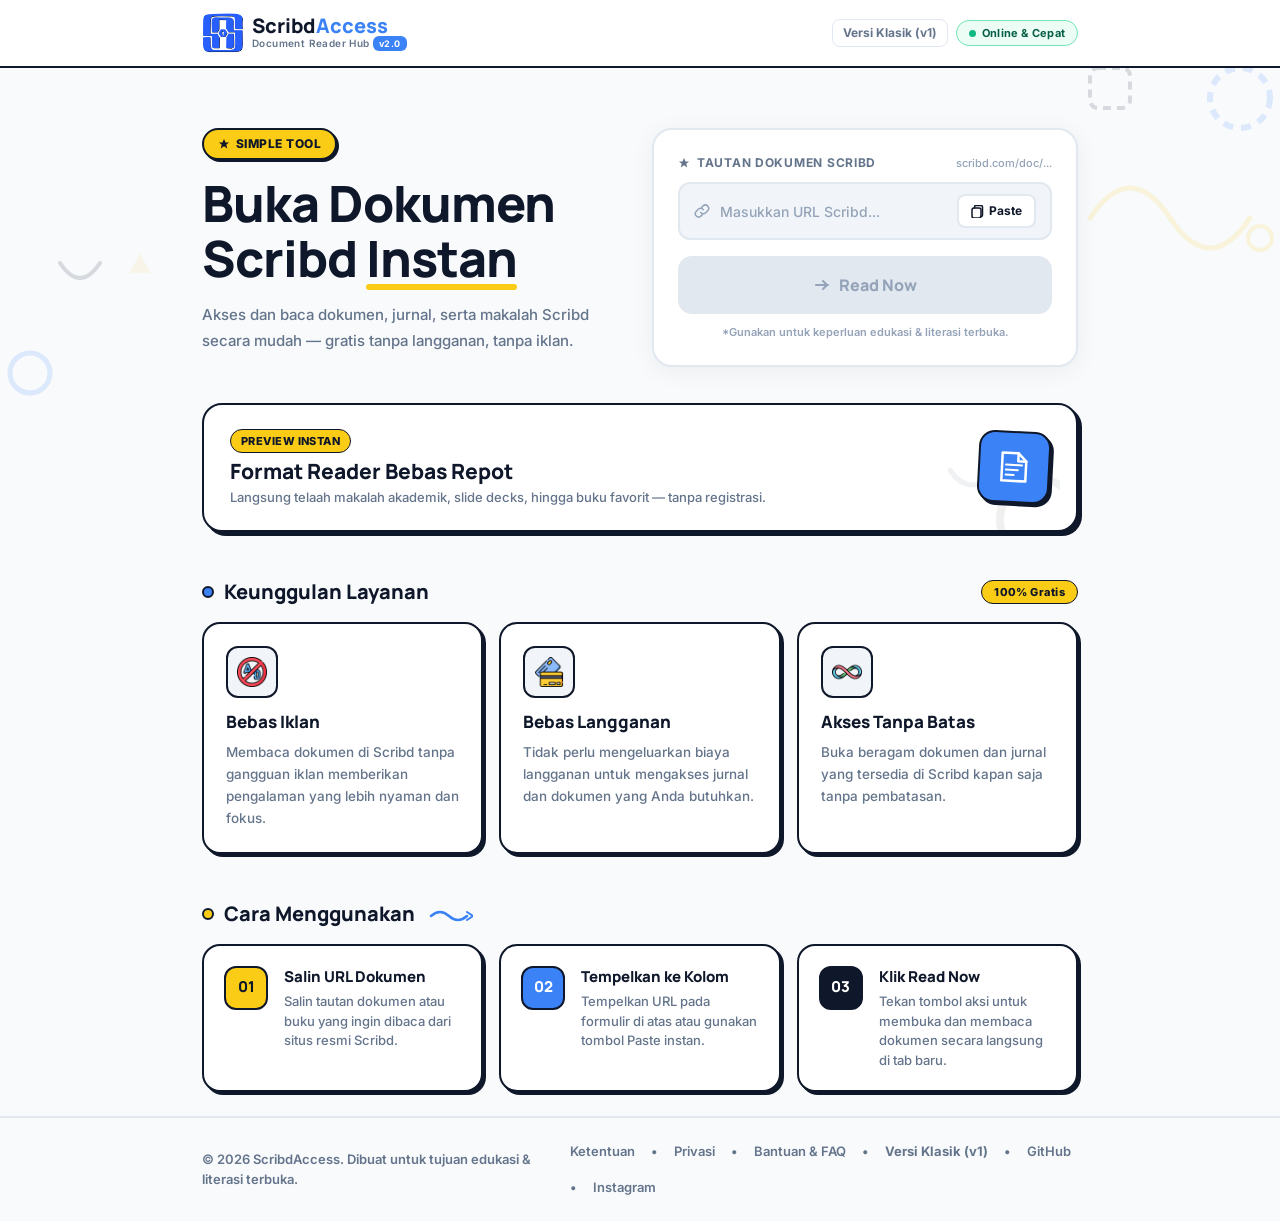
<file: index.html>
<!DOCTYPE html>
<html lang="id">
<head>
  <meta charset="UTF-8">
  <meta name="viewport" content="width=device-width, initial-scale=1.0">
  <meta http-equiv="refresh" content="0; url=v2/">
  <link rel="icon" type="image/png" href="assets/logo2.png">
  <link rel="apple-touch-icon" href="assets/logo2.png">
  <link rel="shortcut icon" href="assets/logo2.png" type="image/png">
  <title>ScribdAccess</title>
  <script>
    window.location.replace("v2/");
  </script>
</head>
<body style="background:#F8FAFC;margin:0;font-family:sans-serif;display:flex;align-items:center;justify-content:center;min-height:100vh;">
  <div style="text-align:center;color:#0F172A;">
    <p style="font-size:16px;font-weight:600;">Mengalihkan ke ScribdAccess...</p>
    <p><a href="v2/" style="color:#3B82F6;font-weight:700;text-decoration:none;">Buka ScribdAccess Versi 2.0 &rarr;</a></p>
    <p><a href="v1/" style="color:#64748B;font-size:14px;text-decoration:none;">Atau buka Versi 1.0 (Klasik)</a></p>
    <p style="margin-top:16px;font-size:12px;color:#94A3B8;">
      <a href="ketentuan.html" style="color:#64748B;text-decoration:none;">Ketentuan</a> &bull;
      <a href="privasi.html" style="color:#64748B;text-decoration:none;">Privasi</a> &bull;
      <a href="bantuan.html" style="color:#64748B;text-decoration:none;">Bantuan &amp; FAQ</a>
    </p>
  </div>
</body>
</html>
</file>
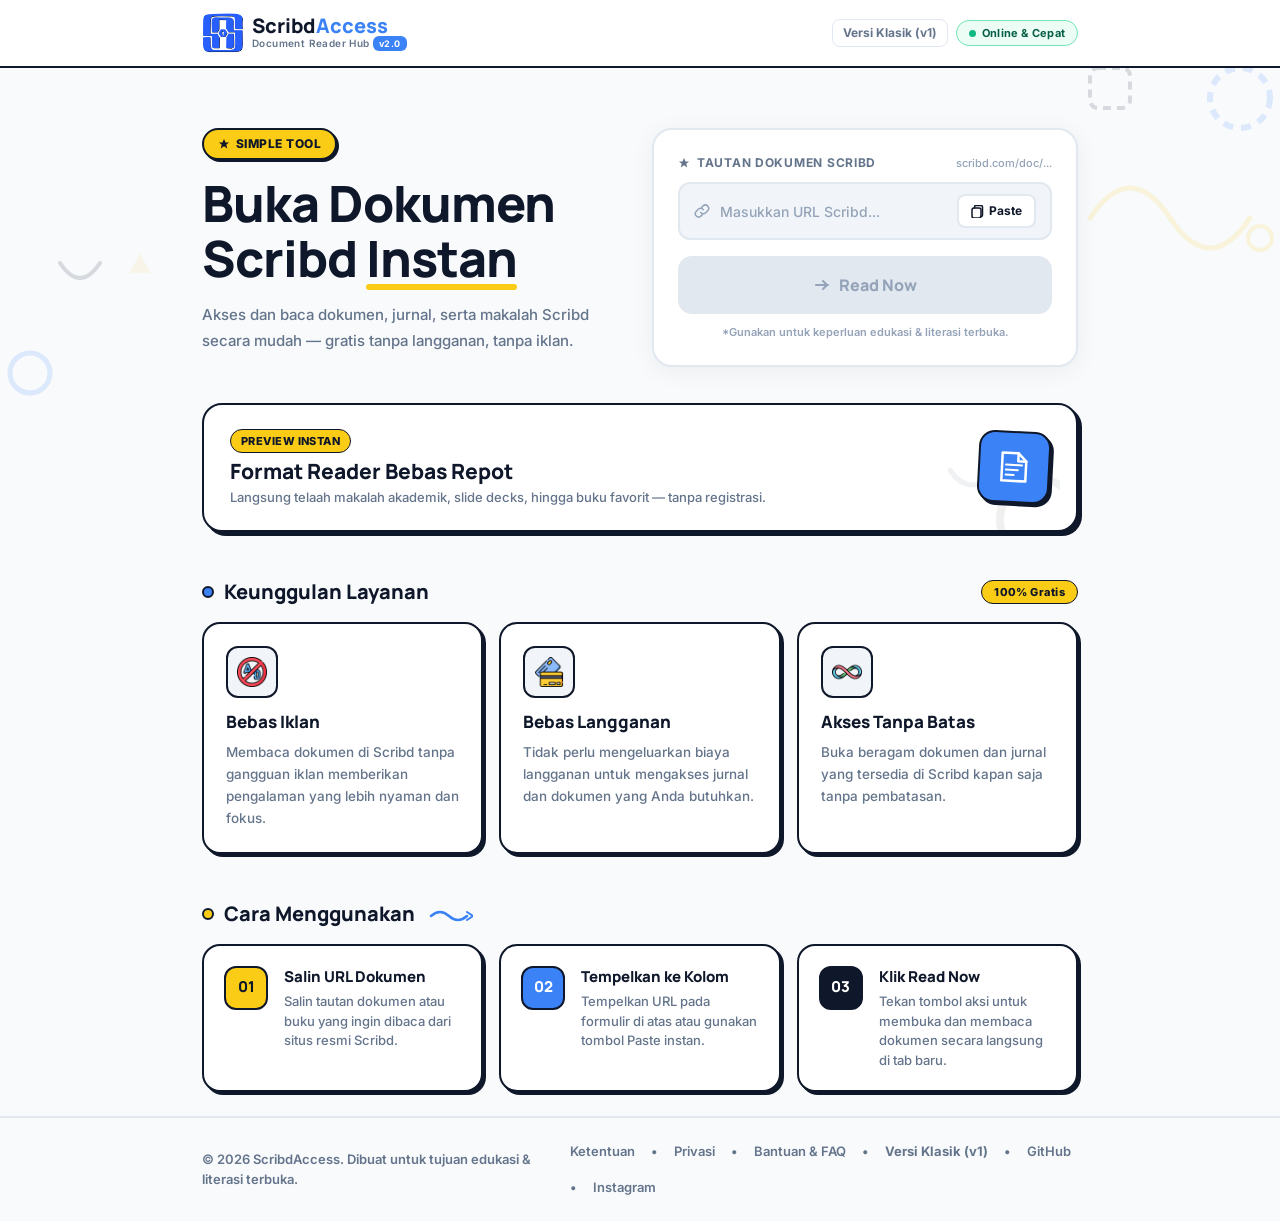
<file: v2/index.html>
<!DOCTYPE html>
<html lang="id">
<head>
  <!-- Google tag (gtag.js) -->
  <script async src="https://www.googletagmanager.com/gtag/js?id=G-PQ395XTHE0"></script>
  <script>
    window.dataLayer = window.dataLayer || [];
    function gtag(){dataLayer.push(arguments);}
    gtag('js', new Date());

    gtag('config', 'G-PQ395XTHE0');
  </script>

  <meta charset="utf-8">
  <meta name="viewport" content="width=device-width, initial-scale=1.0, maximum-scale=1.0, user-scalable=no, viewport-fit=cover">
  <title>ScribdAccess — Buka & Baca Dokumen Scribd Gratis Tanpa Batas</title>
  
  <!-- Primary Meta Tags & SEO -->
  <meta name="title" content="ScribdAccess — Buka & Baca Dokumen Scribd Gratis Tanpa Batas">
  <meta name="description" content="Akses, baca, dan telaah dokumen, jurnal ilmiah, makalah, serta slide presentasi Scribd secara instan, gratis, tanpa perlu langganan, dan bebas gangguan iklan.">
  <meta name="keywords" content="scribd downloader, baca scribd gratis, scribd unlocker, scribd viewer, download scribd gratis, buka dokumen scribd, akses jurnal scribd, scribd access, scribdacces">
  <meta name="robots" content="index, follow">
  <meta name="author" content="ScribdAccess">
  <meta name="theme-color" content="#3B82F6">

  <!-- Favicon & Icons -->
  <link rel="icon" type="image/png" href="assets/logo2.png">
  <link rel="apple-touch-icon" href="assets/logo2.png">
  <link rel="shortcut icon" href="assets/logo2.png" type="image/png">

  <!-- Open Graph / Facebook -->
  <meta property="og:type" content="website">
  <meta property="og:url" content="https://scribdacces.my.id/v2/">
  <meta property="og:title" content="ScribdAccess — Buka & Baca Dokumen Scribd Gratis Tanpa Batas">
  <meta property="og:description" content="Akses dan baca dokumen serta jurnal Scribd tanpa akun berbayar. Cepat, instan, bebas iklan, dan 100% gratis.">
  <meta property="og:image" content="https://scribdacces.my.id/logo2.png">

  <!-- Twitter Card -->
  <meta property="twitter:card" content="summary">
  <meta property="twitter:url" content="https://scribdacces.my.id/v2/">
  <meta property="twitter:title" content="ScribdAccess — Buka & Baca Dokumen Scribd Gratis Tanpa Batas">
  <meta property="twitter:description" content="Akses dan baca dokumen serta jurnal Scribd tanpa akun berbayar. Cepat, instan, bebas iklan, dan 100% gratis.">
  <meta property="twitter:image" content="https://scribdacces.my.id/logo2.png">

  <!-- Structured Data (JSON-LD) for Search Engines -->
  <script type="application/ld+json">
  {
    "@context": "https://schema.org",
    "@type": "WebApplication",
    "name": "ScribdAccess",
    "url": "https://scribdacces.my.id/v2/",
    "description": "Alat utilitas untuk membaca dan membuka pratinjau dokumen Scribd secara gratis dan bebas iklan untuk keperluan edukasi.",
    "applicationCategory": "EducationalApplication",
    "operatingSystem": "All",
    "offers": {
      "@type": "Offer",
      "price": "0",
      "priceCurrency": "IDR"
    }
  }
  </script>

  <!-- Google Fonts & Bootstrap -->
  <link rel="preconnect" href="https://fonts.googleapis.com">
  <link rel="preconnect" href="https://fonts.gstatic.com" crossorigin>
  <link href="https://fonts.googleapis.com/css2?family=Inter:wght@400;500;600;700;800&family=Manrope:wght@600;700;800&display=swap" rel="stylesheet">
  <link href="https://cdn.jsdelivr.net/npm/bootstrap@5.3.3/dist/css/bootstrap.min.css" rel="stylesheet">
  <script>
    if (window.location.pathname === '/v2') {
      window.location.replace('/v2/' + window.location.search + window.location.hash);
    }
  </script>
  <link rel="stylesheet" href="css/styles.css">
</head>
<body>

<!-- ━━━ TOAST ALERT ━━━ -->
<div class="alert" id="toast-alert" role="alert">
  <svg width="20" height="20" viewBox="0 0 20 20" fill="none" style="flex-shrink:0">
    <circle cx="10" cy="10" r="9" stroke="#EF4444" stroke-width="2"/>
    <path d="M10 6v5M10 13.5v.5" stroke="#EF4444" stroke-width="2" stroke-linecap="round"/>
  </svg>
  <p class="error-message">URL tidak valid!</p>
</div>

<!-- ━━━ NAVBAR ━━━ -->
<nav class="site-nav">
  <div class="container" style="max-width:900px">
    <div class="d-flex align-items-center justify-content-between">
      <div class="d-flex align-items-center gap-2">
        <!-- Logo from assets -->
        <img src="assets/logo2.png" alt="ScribdAccess Logo" width="42" height="42" style="border-radius:10px;object-fit:contain;" onerror="if(!this.dataset.tried){this.dataset.tried='1';this.src='../assets/logo2.png';}">
        <div>
          <div class="nav-brand-name">Scribd<span>Access</span></div>
          <div style="font-size:10px;font-weight:600;color:var(--gray);letter-spacing:.04em">Document Reader Hub <span style="background:var(--blue);color:white;font-size:9px;padding:2px 6px;border-radius:6px;font-weight:700;">v2.0</span></div>
        </div>
      </div>
      <div class="d-flex align-items-center gap-2">
        <a href="../v1/" style="font-size:12px;font-weight:700;color:var(--gray);text-decoration:none;border:1.5px solid var(--border-soft);padding:4px 10px;border-radius:8px;transition:all .15s;background:white;" onmouseover="this.style.borderColor='var(--border)';this.style.color='var(--dark)'" onmouseout="this.style.borderColor='var(--border-soft)';this.style.color='var(--gray)'">
          Versi Klasik (v1)
        </a>
        <span class="nav-status">
          <span class="dot"></span>
          Online &amp; Cepat
        </span>
      </div>
    </div>
  </div>
</nav>

<!-- ━━━ HERO ━━━ -->
<section class="hero-section">
  <!-- Doodle background decorations -->
  <svg class="hero-bg-doodle" style="top:-10px;right:0;width:200px" viewBox="0 0 200 200" fill="none">
    <circle cx="160" cy="40" r="30" stroke="#3B82F6" stroke-width="6" stroke-dasharray="10 8"/>
    <path d="M10 160 Q 50 100 90 160 T 170 160" stroke="#FACC15" stroke-width="5" stroke-linecap="round"/>
    <rect x="10" y="10" width="40" height="40" rx="8" stroke="#0F172A" stroke-width="4" stroke-dasharray="8 6"/>
    <circle cx="180" cy="180" r="12" stroke="#FACC15" stroke-width="4"/>
  </svg>
  <svg class="hero-bg-doodle" style="bottom:0;left:0;width:160px" viewBox="0 0 160 160" fill="none">
    <path d="M140 10 L150 30 L130 30 Z" fill="#FACC15" opacity=".6"/>
    <circle cx="30" cy="130" r="20" stroke="#3B82F6" stroke-width="5"/>
    <path d="M60 20 Q 80 50 100 20" stroke="#0F172A" stroke-width="4" stroke-linecap="round"/>
  </svg>

  <div class="container z1" style="max-width:900px">
    <div class="row align-items-start gy-5">

      <!-- Left -->
      <div class="col-lg-6">
        <div class="mb-3">
          <span class="badge-pill">
            <svg width="12" height="12" viewBox="0 0 12 12" fill="none">
              <path d="M6 1L7.5 4.5H11L8.25 6.75L9.25 10.5L6 8.25L2.75 10.5L3.75 6.75L1 4.5H4.5L6 1Z" fill="#0F172A"/>
            </svg>
            Simple Tool
          </span>
        </div>
        <h1 class="hero-tagline mb-3">
          Buka Dokumen<br>Scribd <span class="underline-yellow">Instan</span>
        </h1>
        <p class="hero-sub mb-0">
          Akses dan baca dokumen, jurnal, serta makalah Scribd secara mudah — gratis tanpa langganan, tanpa iklan.
        </p>
      </div>

      <!-- Right: Input Card -->
      <div class="col-lg-6">
        <div class="container-input" id="inputCard">
          <div class="input-label">
            <svg width="13" height="13" viewBox="0 0 13 13" fill="none">
              <path d="M6 1L7.5 4.5H11L8.25 6.75L9.25 10.5L6 8.25L2.75 10.5L3.75 6.75L1 4.5H4.5L6 1Z" fill="#64748B"/>
            </svg>
            Tautan Dokumen Scribd
            <span class="ms-auto" style="font-size:11px;font-weight:500;color:#94A3B8;text-transform:none;letter-spacing:0">scribd.com/doc/...</span>
          </div>

          <div class="input-wrapper mb-3">
            <svg width="16" height="16" viewBox="0 0 16 16" fill="none" style="flex-shrink:0;color:#94A3B8">
              <path d="M6.667 9.333a3.333 3.333 0 0 0 5.013.36l2-2a3.333 3.333 0 0 0-4.713-4.713l-1.147 1.14" stroke="currentColor" stroke-width="1.5" stroke-linecap="round" stroke-linejoin="round"/>
              <path d="M9.333 6.667a3.333 3.333 0 0 0-5.013-.36l-2 2a3.333 3.333 0 0 0 4.713 4.713l1.14-1.147" stroke="currentColor" stroke-width="1.5" stroke-linecap="round" stroke-linejoin="round"/>
            </svg>
            <input type="url" id="url" placeholder="Masukkan URL Scribd..." spellcheck="false" autocomplete="off">
            <button class="btn-paste-url" type="button">
              <svg width="13" height="13" viewBox="0 0 13 13" fill="none">
                <rect x="1" y="3" width="9" height="10" rx="2" stroke="currentColor" stroke-width="1.5"/>
                <path d="M3.5 3V2a1.5 1.5 0 0 1 1.5-1.5h5A1.5 1.5 0 0 1 11.5 2v8a1.5 1.5 0 0 1-1.5 1.5h-.5" stroke="currentColor" stroke-width="1.5" stroke-linecap="round"/>
              </svg>
              Paste
            </button>
          </div>

          <button class="continue-application" type="button" id="btnReadNow">
            <!-- Normal state -->
            <span class="btn-state-normal">
              <svg width="18" height="18" viewBox="0 0 18 18" fill="none">
                <path d="M3 9h12M10 5l4 4-4 4" stroke="currentColor" stroke-width="2" stroke-linecap="round" stroke-linejoin="round"/>
              </svg>
              Read Now
            </span>
            <!-- Loading state -->
            <span class="btn-state-loading">
              <span class="btn-spinner"></span>
              Membuka Dokumen
              <span class="dot-1"></span><span class="dot-2"></span><span class="dot-3"></span>
            </span>
          </button>

          <p style="text-align:center;font-size:11px;font-weight:600;color:#94A3B8;margin-top:10px;margin-bottom:0">
            *Gunakan untuk keperluan edukasi &amp; literasi terbuka.
          </p>
        </div>
      </div>

    </div>
  </div>
</section>

<!-- ━━━ PROMO BANNER ━━━ -->
<section class="pb-4">
  <div class="container" style="max-width:900px">
    <div class="promo-banner">
      <svg style="position:absolute;right:16px;bottom:-10px;opacity:.06;pointer-events:none" width="120" height="80" viewBox="0 0 120 80" fill="none">
        <circle cx="100" cy="60" r="40" stroke="#0F172A" stroke-width="8"/>
        <path d="M10 10 Q 30 40 60 10" stroke="#0F172A" stroke-width="5" stroke-linecap="round"/>
      </svg>
      <div class="flex-grow-1">
        <span class="promo-badge">Preview Instan</span>
        <h2 class="promo-title">Format Reader Bebas Repot</h2>
        <p class="promo-text">Langsung telaah makalah akademik, slide decks, hingga buku favorit — tanpa registrasi.</p>
      </div>
      <div class="promo-icon">
        <svg width="36" height="36" viewBox="0 0 36 36" fill="none">
          <path d="M6 4h16l8 8v20H6V4Z" stroke="white" stroke-width="2.5" stroke-linejoin="round"/>
          <path d="M22 4v8h8" stroke="white" stroke-width="2.5" stroke-linecap="round" stroke-linejoin="round"/>
          <path d="M10 16h16M10 21h12M10 26h8" stroke="white" stroke-width="2" stroke-linecap="round"/>
        </svg>
      </div>
    </div>
  </div>
</section>

<!-- ━━━ FEATURES (rendered by JS) ━━━ -->
<section class="py-4">
  <div class="container" style="max-width:900px">
    <div class="section-eyebrow">
      <span class="dot-accent"></span>
      <h2 class="section-title">Keunggulan Layanan</h2>
      <span class="section-badge">100% Gratis</span>
    </div>
    <div class="show-card row g-3"></div>
  </div>
</section>

<!-- ━━━ HOW TO USE ━━━ -->
<section class="py-4">
  <div class="container" style="max-width:900px">
    <div class="section-eyebrow">
      <span class="dot-accent" style="background:var(--yellow)"></span>
      <h2 class="section-title">Cara Menggunakan</h2>
      <svg width="44" height="16" viewBox="0 0 44 16" fill="none" class="ms-1">
        <path d="M2 10 Q 11 2 20 10 T 38 10" stroke="#3B82F6" stroke-width="2.5" stroke-linecap="round"/>
        <path d="M38 6 L44 10 L38 14" stroke="#3B82F6" stroke-width="2" stroke-linecap="round" stroke-linejoin="round"/>
      </svg>
    </div>
    <div class="row g-3">
      <div class="col-12 col-md-4">
        <div class="step-card h-100 d-flex gap-3 align-items-start">
          <div class="step-num s1">01</div>
          <div>
            <div class="step-label">Salin URL Dokumen</div>
            <p class="step-desc">Salin tautan dokumen atau buku yang ingin dibaca dari situs resmi Scribd.</p>
          </div>
        </div>
      </div>
      <div class="col-12 col-md-4">
        <div class="step-card h-100 d-flex gap-3 align-items-start">
          <div class="step-num s2">02</div>
          <div>
            <div class="step-label">Tempelkan ke Kolom</div>
            <p class="step-desc">Tempelkan URL pada formulir di atas atau gunakan tombol Paste instan.</p>
          </div>
        </div>
      </div>
      <div class="col-12 col-md-4">
        <div class="step-card h-100 d-flex gap-3 align-items-start">
          <div class="step-num s3">03</div>
          <div>
            <div class="step-label">Klik Read Now</div>
            <p class="step-desc">Tekan tombol aksi untuk membuka dan membaca dokumen secara langsung di tab baru.</p>
          </div>
        </div>
      </div>
    </div>
  </div>
</section>

<!-- ━━━ FOOTER ━━━ -->
<footer class="site-footer">
  <div class="container d-flex flex-column flex-sm-row align-items-center justify-content-between gap-2" style="max-width:900px">
    <span>&copy; 2026 ScribdAccess. Dibuat untuk tujuan edukasi &amp; literasi terbuka.</span>
    <div class="d-flex gap-3 align-items-center flex-wrap">
      <a href="../ketentuan.html">Ketentuan</a>
      <span>&bull;</span>
      <a href="../privasi.html">Privasi</a>
      <span>&bull;</span>
      <a href="../bantuan.html">Bantuan &amp; FAQ</a>
      <span>&bull;</span>
      <a href="../v1/" style="font-weight:700;">Versi Klasik (v1)</a>
      <span>&bull;</span>
      <a href="https://github.com/Cecepagus08" target="_blank" rel="noopener">GitHub</a>
      <span>&bull;</span>
      <a href="https://www.instagram.com/cecep_agus08/#" target="_blank" rel="noopener">Instagram</a>
    </div>
  </div>
</footer>

<script src="js/index.js" defer></script>
</body>
</html>
</file>
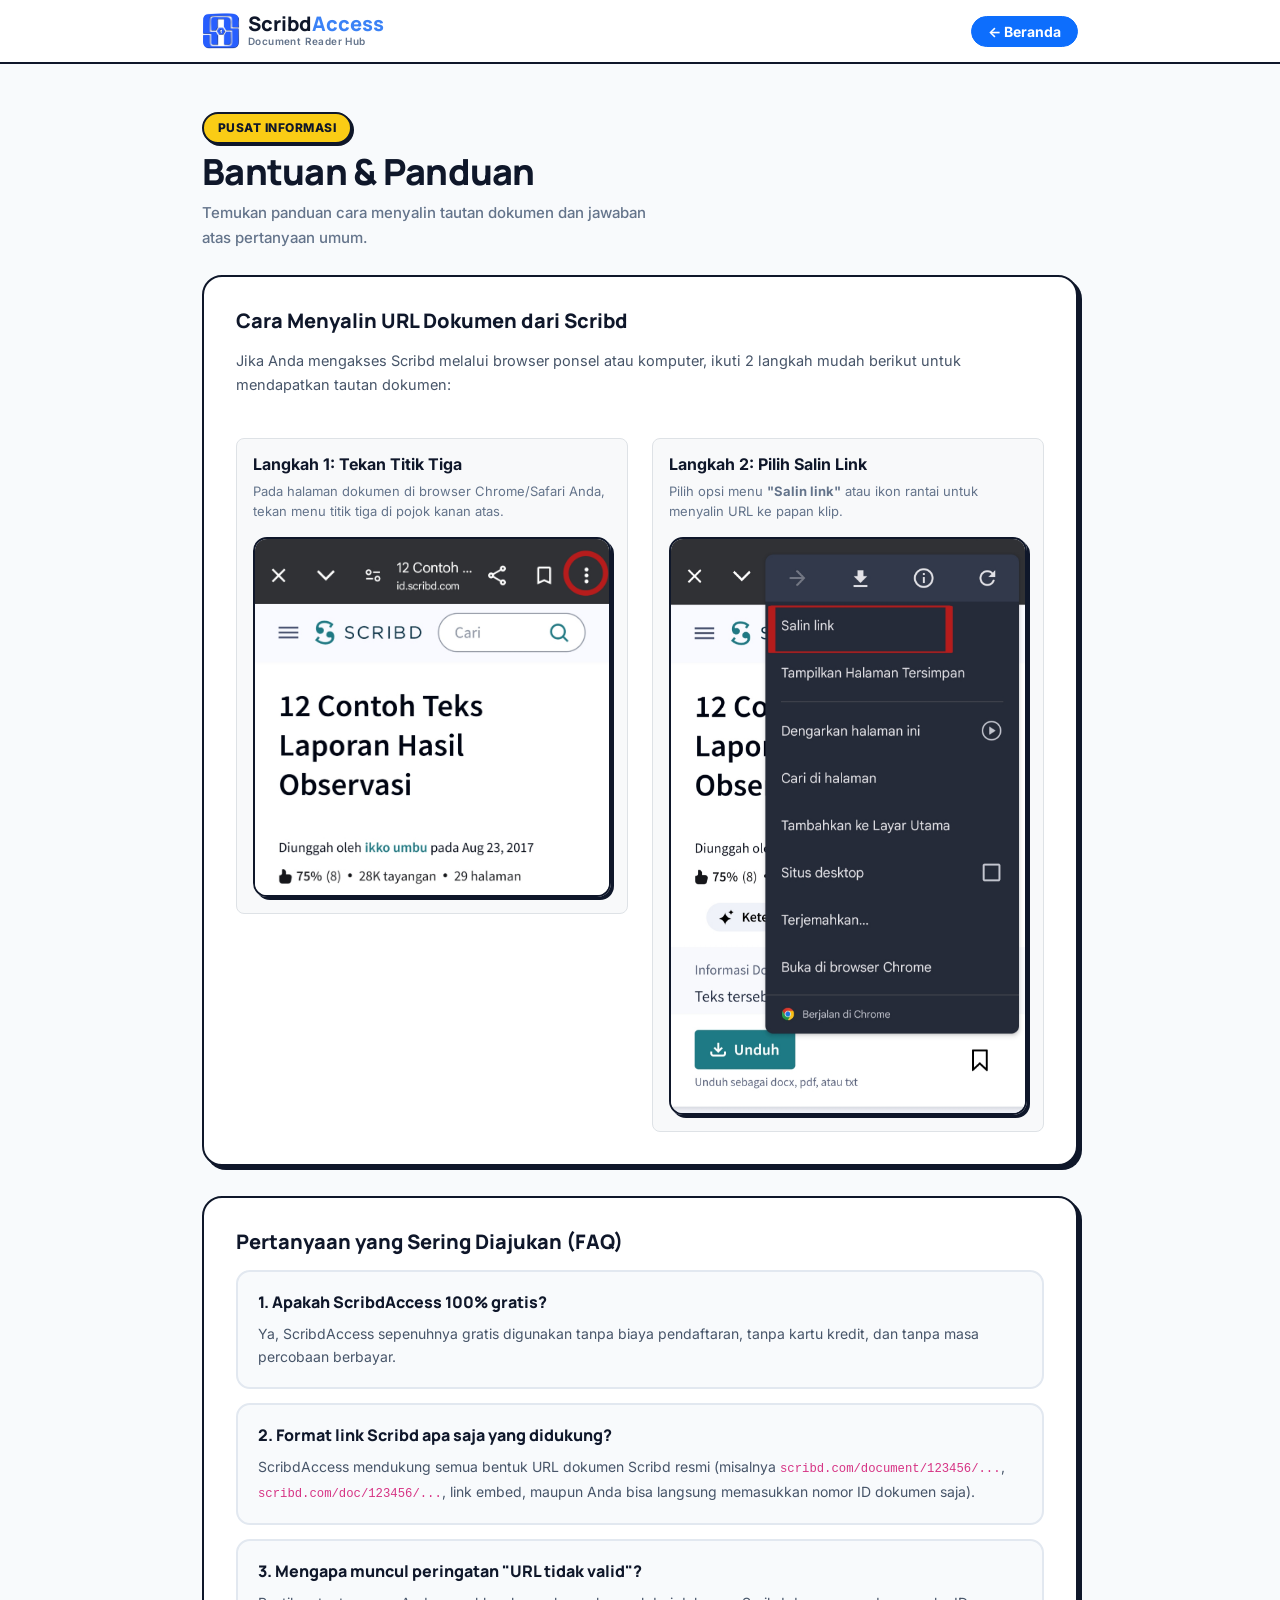
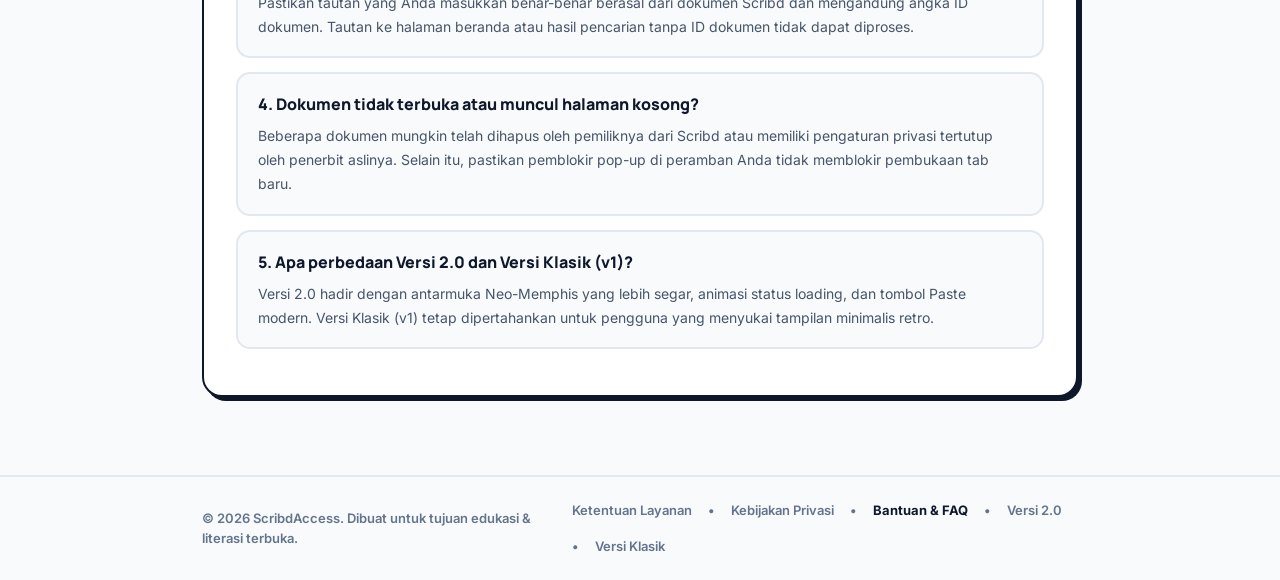
<file: bantuan.html>
<!DOCTYPE html>
<html lang="id">
<head>
  <meta charset="utf-8">
  <meta name="viewport" content="width=device-width, initial-scale=1.0, maximum-scale=1.0, user-scalable=no, viewport-fit=cover">
  <title>Bantuan &amp; Panduan Penggunaan — ScribdAccess</title>
  
  <meta name="description" content="Pusat bantuan, panduan cara menyalin URL Scribd, serta tanya jawab umum (FAQ) seputar ScribdAccess.">
  <meta name="robots" content="index, follow">
  <meta name="theme-color" content="#3B82F6">

  <!-- Favicon & Icons -->
  <link rel="icon" type="image/png" href="assets/logo2.png">
  <link rel="apple-touch-icon" href="assets/logo2.png">
  <link rel="shortcut icon" href="assets/logo2.png" type="image/png">

  <!-- Fonts & Bootstrap -->
  <link rel="preconnect" href="https://fonts.googleapis.com">
  <link rel="preconnect" href="https://fonts.gstatic.com" crossorigin>
  <link href="https://fonts.googleapis.com/css2?family=Inter:wght@400;500;600;700;800&family=Manrope:wght@600;700;800&display=swap" rel="stylesheet">
  <link href="https://cdn.jsdelivr.net/npm/bootstrap@5.3.3/dist/css/bootstrap.min.css" rel="stylesheet">
  <link rel="stylesheet" href="v2/css/styles.css">
  
  <style>
    .help-card {
      background: var(--white);
      border: 2.5px solid var(--border);
      border-radius: 20px;
      padding: 32px;
      box-shadow: 4px 4px 0 var(--border);
      margin-bottom: 30px;
    }
    .help-card h2 {
      font-family: 'Manrope', sans-serif;
      font-size: 20px;
      font-weight: 800;
      color: var(--dark);
      margin-top: 0;
      margin-bottom: 16px;
      display: flex;
      align-items: center;
      gap: 10px;
    }
    .faq-item {
      border: 2px solid var(--border-soft);
      border-radius: 14px;
      padding: 18px 20px;
      margin-bottom: 14px;
      background: var(--bg);
      transition: border-color .2s;
    }
    .faq-item:hover {
      border-color: var(--blue);
    }
    .faq-q {
      font-family: 'Manrope', sans-serif;
      font-size: 16px;
      font-weight: 800;
      color: var(--dark);
      margin-bottom: 8px;
    }
    .faq-a {
      font-size: 14px;
      line-height: 1.7;
      color: #475569;
      margin: 0;
    }
    .tutorial-img {
      border-radius: 14px;
      border: 2px solid var(--border);
      box-shadow: 3px 3px 0 var(--border);
      max-width: 100%;
      height: auto;
    }
  </style>
</head>
<body>

<!-- ━━━ NAVBAR ━━━ -->
<nav class="site-nav">
  <div class="container" style="max-width:900px">
    <div class="d-flex align-items-center justify-content-between">
      <a href="v2/" class="text-decoration-none d-flex align-items-center gap-2">
        <img src="assets/logo2.png" alt="ScribdAccess Logo" width="38" height="38" style="border-radius:10px;object-fit:contain;">
        <div>
          <div class="nav-brand-name">Scribd<span>Access</span></div>
          <div style="font-size:10px;font-weight:600;color:var(--gray);letter-spacing:.04em">Document Reader Hub</div>
        </div>
      </a>
      <div class="d-flex align-items-center gap-2">
        <a href="v2/" class="btn btn-sm btn-primary fw-bold rounded-pill px-3">
          &larr; Beranda
        </a>
      </div>
    </div>
  </div>
</nav>

<!-- ━━━ MAIN CONTENT ━━━ -->
<main class="py-5">
  <div class="container" style="max-width:900px">
    <div class="mb-4">
      <span class="badge-pill mb-2">Pusat Informasi</span>
      <h1 class="hero-tagline mb-2" style="font-size: clamp(26px, 4vw, 36px);">Bantuan &amp; Panduan</h1>
      <p class="hero-sub mb-0">Temukan panduan cara menyalin tautan dokumen dan jawaban atas pertanyaan umum.</p>
    </div>

    <!-- Panduan Menyalin Tautan -->
    <div class="help-card">
      <h2>Cara Menyalin URL Dokumen dari Scribd</h2>
      <p style="font-size:14.5px;color:#475569;line-height:1.7;">
        Jika Anda mengakses Scribd melalui browser ponsel atau komputer, ikuti 2 langkah mudah berikut untuk mendapatkan tautan dokumen:
      </p>

      <div class="row g-4 mt-2">
        <div class="col-12 col-md-6">
          <div class="p-3 bg-light rounded-3 border">
            <h3 class="fs-6 fw-bold mb-2">Langkah 1: Tekan Titik Tiga</h3>
            <p style="font-size:13px;color:#64748B;">Pada halaman dokumen di browser Chrome/Safari Anda, tekan menu titik tiga di pojok kanan atas.</p>
            <img src="assets/titik-tiga.jpg" class="tutorial-img w-100" alt="Langkah 1: Tekan Titik Tiga" onerror="if(!this.dataset.tried){this.dataset.tried='1';this.src='../assets/titik-tiga.jpg';}">
          </div>
        </div>
        <div class="col-12 col-md-6">
          <div class="p-3 bg-light rounded-3 border">
            <h3 class="fs-6 fw-bold mb-2">Langkah 2: Pilih Salin Link</h3>
            <p style="font-size:13px;color:#64748B;">Pilih opsi menu <strong>"Salin link"</strong> atau ikon rantai untuk menyalin URL ke papan klip.</p>
            <img src="assets/salin-link.jpg" class="tutorial-img w-100" alt="Langkah 2: Salin Link" onerror="if(!this.dataset.tried){this.dataset.tried='1';this.src='../assets/salin-link.jpg';}">
          </div>
        </div>
      </div>
    </div>

    <!-- FAQ Section -->
    <div class="help-card">
      <h2>Pertanyaan yang Sering Diajukan (FAQ)</h2>

      <div class="faq-item">
        <div class="faq-q">1. Apakah ScribdAccess 100% gratis?</div>
        <p class="faq-a">Ya, ScribdAccess sepenuhnya gratis digunakan tanpa biaya pendaftaran, tanpa kartu kredit, dan tanpa masa percobaan berbayar.</p>
      </div>

      <div class="faq-item">
        <div class="faq-q">2. Format link Scribd apa saja yang didukung?</div>
        <p class="faq-a">ScribdAccess mendukung semua bentuk URL dokumen Scribd resmi (misalnya <code>scribd.com/document/123456/...</code>, <code>scribd.com/doc/123456/...</code>, link embed, maupun Anda bisa langsung memasukkan nomor ID dokumen saja).</p>
      </div>

      <div class="faq-item">
        <div class="faq-q">3. Mengapa muncul peringatan "URL tidak valid"?</div>
        <p class="faq-a">Pastikan tautan yang Anda masukkan benar-benar berasal dari dokumen Scribd dan mengandung angka ID dokumen. Tautan ke halaman beranda atau hasil pencarian tanpa ID dokumen tidak dapat diproses.</p>
      </div>

      <div class="faq-item">
        <div class="faq-q">4. Dokumen tidak terbuka atau muncul halaman kosong?</div>
        <p class="faq-a">Beberapa dokumen mungkin telah dihapus oleh pemiliknya dari Scribd atau memiliki pengaturan privasi tertutup oleh penerbit aslinya. Selain itu, pastikan pemblokir pop-up di peramban Anda tidak memblokir pembukaan tab baru.</p>
      </div>

      <div class="faq-item">
        <div class="faq-q">5. Apa perbedaan Versi 2.0 dan Versi Klasik (v1)?</div>
        <p class="faq-a">Versi 2.0 hadir dengan antarmuka Neo-Memphis yang lebih segar, animasi status loading, dan tombol Paste modern. Versi Klasik (v1) tetap dipertahankan untuk pengguna yang menyukai tampilan minimalis retro.</p>
      </div>
    </div>
  </div>
</main>

<!-- ━━━ FOOTER ━━━ -->
<footer class="site-footer">
  <div class="container d-flex flex-column flex-sm-row align-items-center justify-content-between gap-2" style="max-width:900px">
    <span>&copy; 2026 ScribdAccess. Dibuat untuk tujuan edukasi &amp; literasi terbuka.</span>
    <div class="d-flex gap-3 align-items-center flex-wrap">
      <a href="ketentuan.html">Ketentuan Layanan</a>
      <span>&bull;</span>
      <a href="privasi.html">Kebijakan Privasi</a>
      <span>&bull;</span>
      <a href="bantuan.html" style="color:var(--dark);font-weight:700;">Bantuan &amp; FAQ</a>
      <span>&bull;</span>
      <a href="v2/">Versi 2.0</a>
      <span>&bull;</span>
      <a href="v1/">Versi Klasik</a>
    </div>
  </div>
</footer>

</body>
</html>
</file>
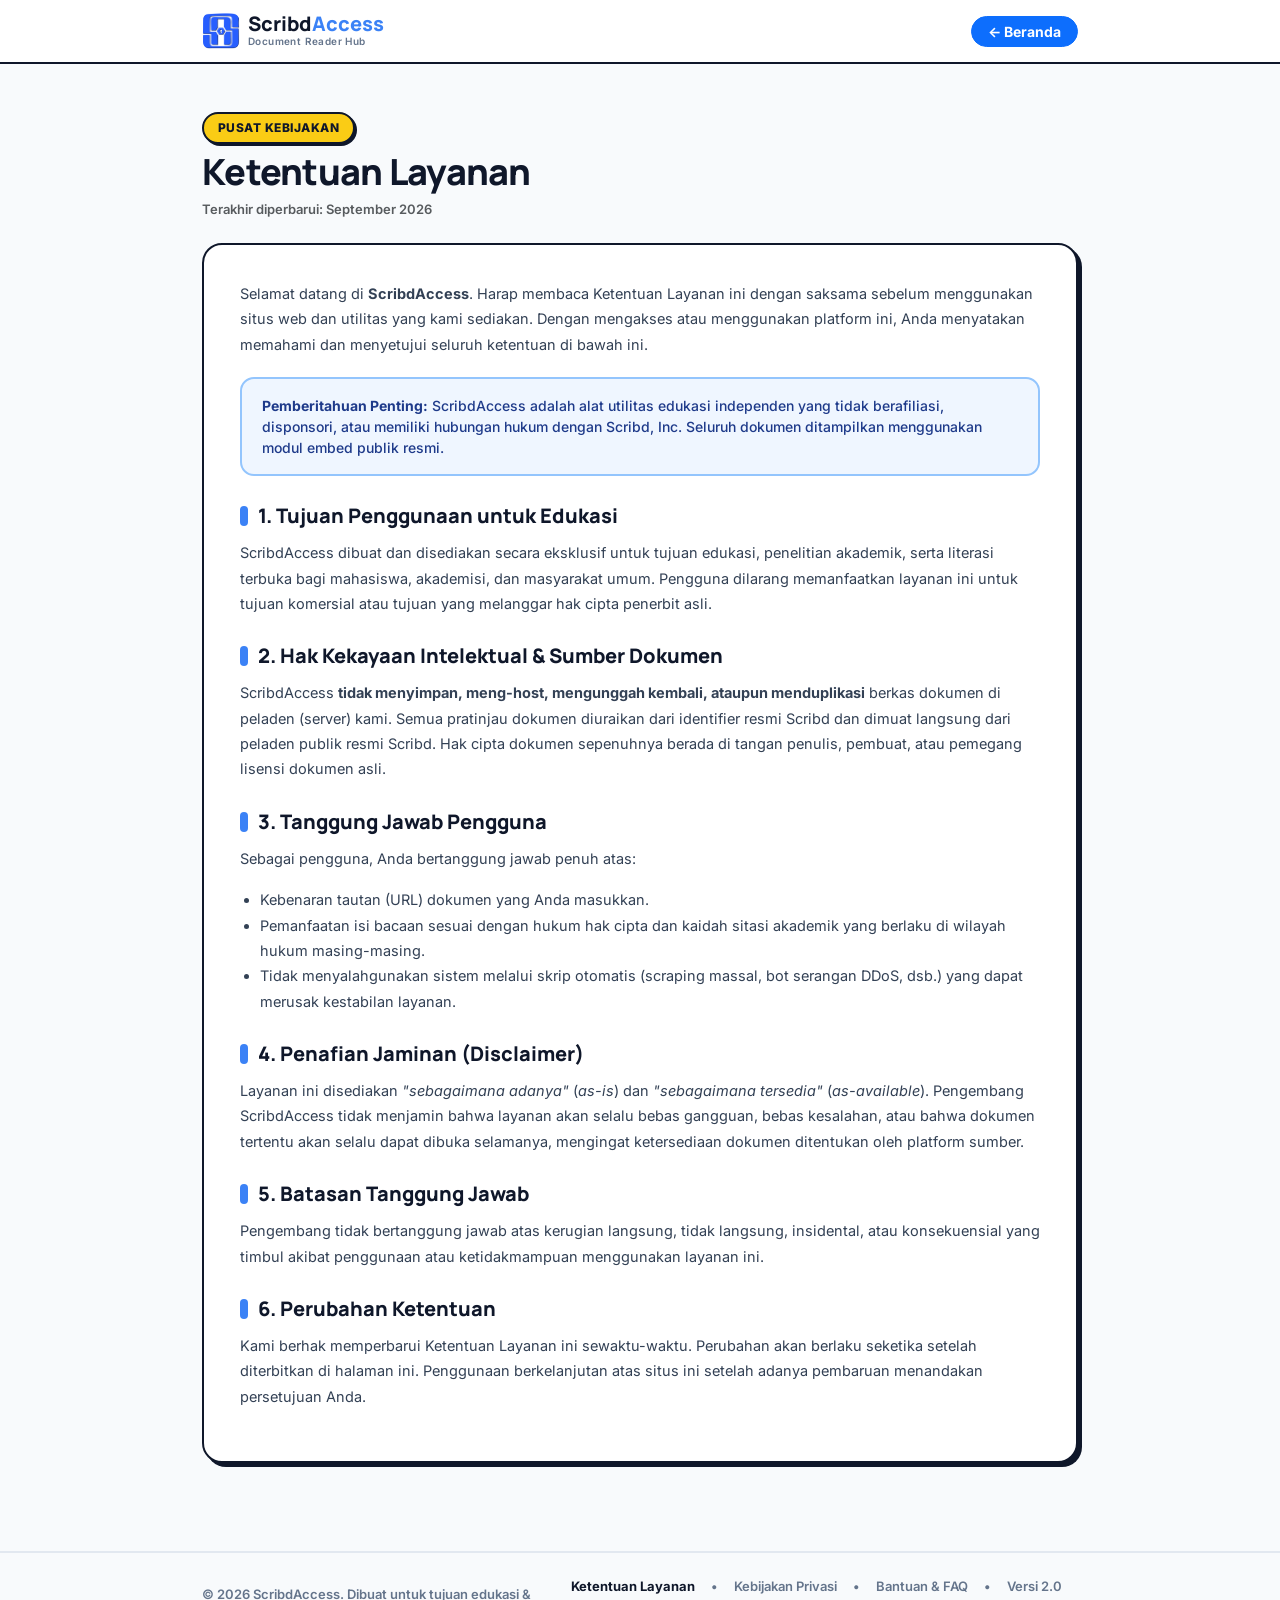
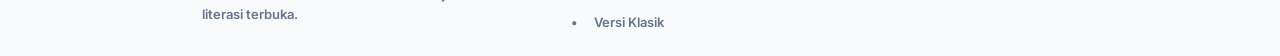
<file: ketentuan.html>
<!DOCTYPE html>
<html lang="id">
<head>
  <meta charset="utf-8">
  <meta name="viewport" content="width=device-width, initial-scale=1.0, maximum-scale=1.0, user-scalable=no, viewport-fit=cover">
  <title>Ketentuan Layanan — ScribdAccess</title>
  
  <meta name="description" content="Ketentuan Layanan dan batasan penggunaan platform edukasi ScribdAccess.">
  <meta name="robots" content="index, follow">
  <meta name="theme-color" content="#3B82F6">

  <!-- Favicon & Icons -->
  <link rel="icon" type="image/png" href="assets/logo2.png">
  <link rel="apple-touch-icon" href="assets/logo2.png">
  <link rel="shortcut icon" href="assets/logo2.png" type="image/png">

  <!-- Fonts & Bootstrap -->
  <link rel="preconnect" href="https://fonts.googleapis.com">
  <link rel="preconnect" href="https://fonts.gstatic.com" crossorigin>
  <link href="https://fonts.googleapis.com/css2?family=Inter:wght@400;500;600;700;800&family=Manrope:wght@600;700;800&display=swap" rel="stylesheet">
  <link href="https://cdn.jsdelivr.net/npm/bootstrap@5.3.3/dist/css/bootstrap.min.css" rel="stylesheet">
  <link rel="stylesheet" href="v2/css/styles.css">
  
  <style>
    .legal-content {
      background: var(--white);
      border: 2.5px solid var(--border);
      border-radius: 20px;
      padding: 36px;
      box-shadow: 4px 4px 0 var(--border);
      margin-bottom: 40px;
    }
    .legal-content h2 {
      font-family: 'Manrope', sans-serif;
      font-size: 20px;
      font-weight: 800;
      color: var(--dark);
      margin-top: 28px;
      margin-bottom: 12px;
      display: flex;
      align-items: center;
      gap: 10px;
    }
    .legal-content h2::before {
      content: '';
      display: inline-block;
      width: 8px;
      height: 20px;
      background: var(--blue);
      border-radius: 4px;
    }
    .legal-content p, .legal-content li {
      font-size: 14.5px;
      line-height: 1.75;
      color: #334155;
    }
    .legal-content ul {
      padding-left: 20px;
      margin-bottom: 16px;
    }
    .legal-callout {
      background: #EFF6FF;
      border: 2px solid #93C5FD;
      border-radius: 14px;
      padding: 16px 20px;
      margin: 20px 0;
      color: #1E3A8A;
      font-size: 14px;
      font-weight: 500;
    }
  </style>
</head>
<body>

<!-- ━━━ NAVBAR ━━━ -->
<nav class="site-nav">
  <div class="container" style="max-width:900px">
    <div class="d-flex align-items-center justify-content-between">
      <a href="v2/" class="text-decoration-none d-flex align-items-center gap-2">
        <img src="assets/logo2.png" alt="ScribdAccess Logo" width="38" height="38" style="border-radius:10px;object-fit:contain;">
        <div>
          <div class="nav-brand-name">Scribd<span>Access</span></div>
          <div style="font-size:10px;font-weight:600;color:var(--gray);letter-spacing:.04em">Document Reader Hub</div>
        </div>
      </a>
      <div class="d-flex align-items-center gap-2">
        <a href="v2/" class="btn btn-sm btn-primary fw-bold rounded-pill px-3">
          &larr; Beranda
        </a>
      </div>
    </div>
  </div>
</nav>

<!-- ━━━ MAIN CONTENT ━━━ -->
<main class="py-5">
  <div class="container" style="max-width:900px">
    <div class="mb-4">
      <span class="badge-pill mb-2">Pusat Kebijakan</span>
      <h1 class="hero-tagline mb-2" style="font-size: clamp(26px, 4vw, 36px);">Ketentuan Layanan</h1>
      <p class="text-muted" style="font-size:13px;font-weight:600;">Terakhir diperbarui: September 2026</p>
    </div>

    <div class="legal-content">
      <p>
        Selamat datang di <strong>ScribdAccess</strong>. Harap membaca Ketentuan Layanan ini dengan saksama sebelum menggunakan situs web dan utilitas yang kami sediakan. Dengan mengakses atau menggunakan platform ini, Anda menyatakan memahami dan menyetujui seluruh ketentuan di bawah ini.
      </p>

      <div class="legal-callout">
        <strong>Pemberitahuan Penting:</strong> ScribdAccess adalah alat utilitas edukasi independen yang tidak berafiliasi, disponsori, atau memiliki hubungan hukum dengan Scribd, Inc. Seluruh dokumen ditampilkan menggunakan modul embed publik resmi.
      </div>

      <h2>1. Tujuan Penggunaan untuk Edukasi</h2>
      <p>
        ScribdAccess dibuat dan disediakan secara eksklusif untuk tujuan edukasi, penelitian akademik, serta literasi terbuka bagi mahasiswa, akademisi, dan masyarakat umum. Pengguna dilarang memanfaatkan layanan ini untuk tujuan komersial atau tujuan yang melanggar hak cipta penerbit asli.
      </p>

      <h2>2. Hak Kekayaan Intelektual &amp; Sumber Dokumen</h2>
      <p>
        ScribdAccess <strong>tidak menyimpan, meng-host, mengunggah kembali, ataupun menduplikasi</strong> berkas dokumen di peladen (server) kami. Semua pratinjau dokumen diuraikan dari identifier resmi Scribd dan dimuat langsung dari peladen publik resmi Scribd. Hak cipta dokumen sepenuhnya berada di tangan penulis, pembuat, atau pemegang lisensi dokumen asli.
      </p>

      <h2>3. Tanggung Jawab Pengguna</h2>
      <p>Sebagai pengguna, Anda bertanggung jawab penuh atas:</p>
      <ul>
        <li>Kebenaran tautan (URL) dokumen yang Anda masukkan.</li>
        <li>Pemanfaatan isi bacaan sesuai dengan hukum hak cipta dan kaidah sitasi akademik yang berlaku di wilayah hukum masing-masing.</li>
        <li>Tidak menyalahgunakan sistem melalui skrip otomatis (scraping massal, bot serangan DDoS, dsb.) yang dapat merusak kestabilan layanan.</li>
      </ul>

      <h2>4. Penafian Jaminan (Disclaimer)</h2>
      <p>
        Layanan ini disediakan <em>"sebagaimana adanya"</em> (<em>as-is</em>) dan <em>"sebagaimana tersedia"</em> (<em>as-available</em>). Pengembang ScribdAccess tidak menjamin bahwa layanan akan selalu bebas gangguan, bebas kesalahan, atau bahwa dokumen tertentu akan selalu dapat dibuka selamanya, mengingat ketersediaan dokumen ditentukan oleh platform sumber.
      </p>

      <h2>5. Batasan Tanggung Jawab</h2>
      <p>
        Pengembang tidak bertanggung jawab atas kerugian langsung, tidak langsung, insidental, atau konsekuensial yang timbul akibat penggunaan atau ketidakmampuan menggunakan layanan ini.
      </p>

      <h2>6. Perubahan Ketentuan</h2>
      <p>
        Kami berhak memperbarui Ketentuan Layanan ini sewaktu-waktu. Perubahan akan berlaku seketika setelah diterbitkan di halaman ini. Penggunaan berkelanjutan atas situs ini setelah adanya pembaruan menandakan persetujuan Anda.
      </p>
    </div>
  </div>
</main>

<!-- ━━━ FOOTER ━━━ -->
<footer class="site-footer">
  <div class="container d-flex flex-column flex-sm-row align-items-center justify-content-between gap-2" style="max-width:900px">
    <span>&copy; 2026 ScribdAccess. Dibuat untuk tujuan edukasi &amp; literasi terbuka.</span>
    <div class="d-flex gap-3 align-items-center flex-wrap">
      <a href="ketentuan.html" style="color:var(--dark);font-weight:700;">Ketentuan Layanan</a>
      <span>&bull;</span>
      <a href="privasi.html">Kebijakan Privasi</a>
      <span>&bull;</span>
      <a href="bantuan.html">Bantuan &amp; FAQ</a>
      <span>&bull;</span>
      <a href="v2/">Versi 2.0</a>
      <span>&bull;</span>
      <a href="v1/">Versi Klasik</a>
    </div>
  </div>
</footer>

</body>
</html>
</file>
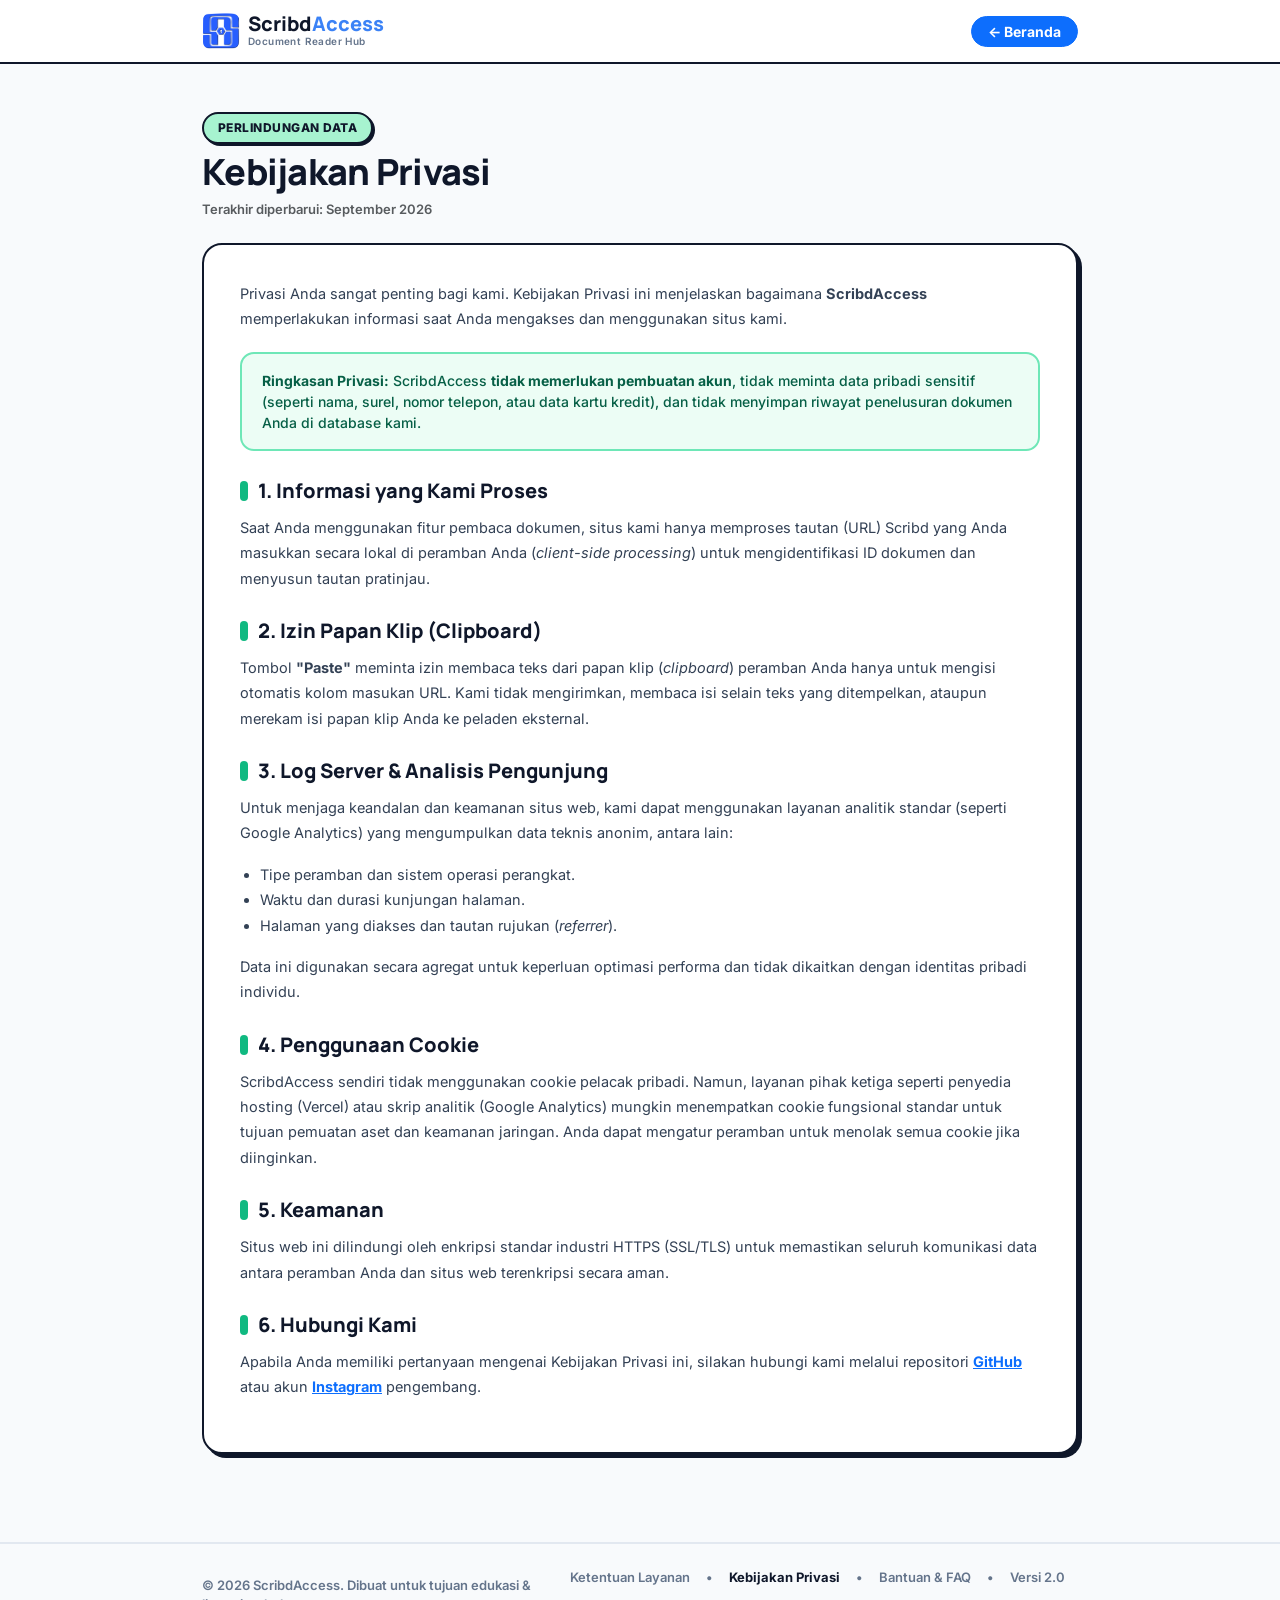
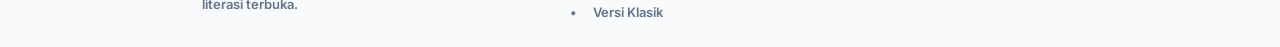
<file: privasi.html>
<!DOCTYPE html>
<html lang="id">
<head>
  <meta charset="utf-8">
  <meta name="viewport" content="width=device-width, initial-scale=1.0, maximum-scale=1.0, user-scalable=no, viewport-fit=cover">
  <title>Kebijakan Privasi — ScribdAccess</title>
  
  <meta name="description" content="Kebijakan Privasi penggunaan layanan ScribdAccess. Kami memprioritaskan privasi dan keamanan Anda.">
  <meta name="robots" content="index, follow">
  <meta name="theme-color" content="#3B82F6">

  <!-- Favicon & Icons -->
  <link rel="icon" type="image/png" href="assets/logo2.png">
  <link rel="apple-touch-icon" href="assets/logo2.png">
  <link rel="shortcut icon" href="assets/logo2.png" type="image/png">

  <!-- Fonts & Bootstrap -->
  <link rel="preconnect" href="https://fonts.googleapis.com">
  <link rel="preconnect" href="https://fonts.gstatic.com" crossorigin>
  <link href="https://fonts.googleapis.com/css2?family=Inter:wght@400;500;600;700;800&family=Manrope:wght@600;700;800&display=swap" rel="stylesheet">
  <link href="https://cdn.jsdelivr.net/npm/bootstrap@5.3.3/dist/css/bootstrap.min.css" rel="stylesheet">
  <link rel="stylesheet" href="v2/css/styles.css">
  
  <style>
    .legal-content {
      background: var(--white);
      border: 2.5px solid var(--border);
      border-radius: 20px;
      padding: 36px;
      box-shadow: 4px 4px 0 var(--border);
      margin-bottom: 40px;
    }
    .legal-content h2 {
      font-family: 'Manrope', sans-serif;
      font-size: 20px;
      font-weight: 800;
      color: var(--dark);
      margin-top: 28px;
      margin-bottom: 12px;
      display: flex;
      align-items: center;
      gap: 10px;
    }
    .legal-content h2::before {
      content: '';
      display: inline-block;
      width: 8px;
      height: 20px;
      background: #10B981;
      border-radius: 4px;
    }
    .legal-content p, .legal-content li {
      font-size: 14.5px;
      line-height: 1.75;
      color: #334155;
    }
    .legal-content ul {
      padding-left: 20px;
      margin-bottom: 16px;
    }
    .legal-callout {
      background: #ECFDF5;
      border: 2px solid #6EE7B7;
      border-radius: 14px;
      padding: 16px 20px;
      margin: 20px 0;
      color: #065F46;
      font-size: 14px;
      font-weight: 500;
    }
  </style>
</head>
<body>

<!-- ━━━ NAVBAR ━━━ -->
<nav class="site-nav">
  <div class="container" style="max-width:900px">
    <div class="d-flex align-items-center justify-content-between">
      <a href="v2/" class="text-decoration-none d-flex align-items-center gap-2">
        <img src="assets/logo2.png" alt="ScribdAccess Logo" width="38" height="38" style="border-radius:10px;object-fit:contain;">
        <div>
          <div class="nav-brand-name">Scribd<span>Access</span></div>
          <div style="font-size:10px;font-weight:600;color:var(--gray);letter-spacing:.04em">Document Reader Hub</div>
        </div>
      </a>
      <div class="d-flex align-items-center gap-2">
        <a href="v2/" class="btn btn-sm btn-primary fw-bold rounded-pill px-3">
          &larr; Beranda
        </a>
      </div>
    </div>
  </div>
</nav>

<!-- ━━━ MAIN CONTENT ━━━ -->
<main class="py-5">
  <div class="container" style="max-width:900px">
    <div class="mb-4">
      <span class="badge-pill mb-2" style="background:#A7F3D0;">Perlindungan Data</span>
      <h1 class="hero-tagline mb-2" style="font-size: clamp(26px, 4vw, 36px);">Kebijakan Privasi</h1>
      <p class="text-muted" style="font-size:13px;font-weight:600;">Terakhir diperbarui: September 2026</p>
    </div>

    <div class="legal-content">
      <p>
        Privasi Anda sangat penting bagi kami. Kebijakan Privasi ini menjelaskan bagaimana <strong>ScribdAccess</strong> memperlakukan informasi saat Anda mengakses dan menggunakan situs kami.
      </p>

      <div class="legal-callout">
        <strong>Ringkasan Privasi:</strong> ScribdAccess <strong>tidak memerlukan pembuatan akun</strong>, tidak meminta data pribadi sensitif (seperti nama, surel, nomor telepon, atau data kartu kredit), dan tidak menyimpan riwayat penelusuran dokumen Anda di database kami.
      </div>

      <h2>1. Informasi yang Kami Proses</h2>
      <p>
        Saat Anda menggunakan fitur pembaca dokumen, situs kami hanya memproses tautan (URL) Scribd yang Anda masukkan secara lokal di peramban Anda (<em>client-side processing</em>) untuk mengidentifikasi ID dokumen dan menyusun tautan pratinjau.
      </p>

      <h2>2. Izin Papan Klip (Clipboard)</h2>
      <p>
        Tombol <strong>"Paste"</strong> meminta izin membaca teks dari papan klip (<em>clipboard</em>) peramban Anda hanya untuk mengisi otomatis kolom masukan URL. Kami tidak mengirimkan, membaca isi selain teks yang ditempelkan, ataupun merekam isi papan klip Anda ke peladen eksternal.
      </p>

      <h2>3. Log Server &amp; Analisis Pengunjung</h2>
      <p>
        Untuk menjaga keandalan dan keamanan situs web, kami dapat menggunakan layanan analitik standar (seperti Google Analytics) yang mengumpulkan data teknis anonim, antara lain:
      </p>
      <ul>
        <li>Tipe peramban dan sistem operasi perangkat.</li>
        <li>Waktu dan durasi kunjungan halaman.</li>
        <li>Halaman yang diakses dan tautan rujukan (<em>referrer</em>).</li>
      </ul>
      <p>Data ini digunakan secara agregat untuk keperluan optimasi performa dan tidak dikaitkan dengan identitas pribadi individu.</p>

      <h2>4. Penggunaan Cookie</h2>
      <p>
        ScribdAccess sendiri tidak menggunakan cookie pelacak pribadi. Namun, layanan pihak ketiga seperti penyedia hosting (Vercel) atau skrip analitik (Google Analytics) mungkin menempatkan cookie fungsional standar untuk tujuan pemuatan aset dan keamanan jaringan. Anda dapat mengatur peramban untuk menolak semua cookie jika diinginkan.
      </p>

      <h2>5. Keamanan</h2>
      <p>
        Situs web ini dilindungi oleh enkripsi standar industri HTTPS (SSL/TLS) untuk memastikan seluruh komunikasi data antara peramban Anda dan situs web terenkripsi secara aman.
      </p>

      <h2>6. Hubungi Kami</h2>
      <p>
        Apabila Anda memiliki pertanyaan mengenai Kebijakan Privasi ini, silakan hubungi kami melalui repositori <a href="https://github.com/Cecepagus08" target="_blank" rel="noopener" class="text-primary fw-bold">GitHub</a> atau akun <a href="https://www.instagram.com/cecep_agus08/#" target="_blank" rel="noopener" class="text-primary fw-bold">Instagram</a> pengembang.
      </p>
    </div>
  </div>
</main>

<!-- ━━━ FOOTER ━━━ -->
<footer class="site-footer">
  <div class="container d-flex flex-column flex-sm-row align-items-center justify-content-between gap-2" style="max-width:900px">
    <span>&copy; 2026 ScribdAccess. Dibuat untuk tujuan edukasi &amp; literasi terbuka.</span>
    <div class="d-flex gap-3 align-items-center flex-wrap">
      <a href="ketentuan.html">Ketentuan Layanan</a>
      <span>&bull;</span>
      <a href="privasi.html" style="color:var(--dark);font-weight:700;">Kebijakan Privasi</a>
      <span>&bull;</span>
      <a href="bantuan.html">Bantuan &amp; FAQ</a>
      <span>&bull;</span>
      <a href="v2/">Versi 2.0</a>
      <span>&bull;</span>
      <a href="v1/">Versi Klasik</a>
    </div>
  </div>
</footer>

</body>
</html>
</file>
<file: v2/css/styles.css>
:root {
  --blue:        #3B82F6;
  --blue-dark:   #2563EB;
  --blue-deep:   #1D4ED8;
  --yellow:      #FACC15;
  --yellow-dark: #EAB308;
  --bg:          #F8FAFC;
  --white:       #FFFFFF;
  --dark:        #0F172A;
  --gray:        #64748B;
  --gray-light:  #F1F5F9;
  --border:      #0F172A;
  --border-soft: #E2E8F0;
}

*, *::before, *::after {
  box-sizing: border-box;
}

html, body {
  margin: 0;
  padding: 0;
  background: var(--bg);
  color: var(--dark);
  font-family: 'Inter', sans-serif;
  min-height: 100dvh;
  overflow-x: hidden;
}

/* Badge pill */
.badge-pill {
  display: inline-flex;
  align-items: center;
  gap: 6px;
  background: var(--yellow);
  color: var(--dark);
  font-family: 'Inter', sans-serif;
  font-size: 12px;
  font-weight: 800;
  letter-spacing: .04em;
  text-transform: uppercase;
  padding: 5px 14px;
  border-radius: 999px;
  border: 2px solid var(--border);
  box-shadow: 2px 2px 0 var(--border);
}

/* Navbar */
.site-nav {
  background: var(--white);
  border-bottom: 2px solid var(--border);
  padding: 12px 0;
  position: sticky;
  top: 0;
  z-index: 100;
}

.nav-brand-name {
  font-family: 'Manrope', sans-serif;
  font-size: 20px;
  font-weight: 800;
  color: var(--dark);
  line-height: 1;
}

.nav-brand-name span {
  color: var(--blue);
}

.nav-status {
  display: inline-flex;
  align-items: center;
  gap: 6px;
  background: #ECFDF5;
  color: #065F46;
  border: 1.5px solid #6EE7B7;
  border-radius: 999px;
  font-size: 11px;
  font-weight: 700;
  padding: 4px 12px;
  letter-spacing: .02em;
}

.nav-status .dot {
  width: 7px;
  height: 7px;
  border-radius: 50%;
  background: #10B981;
  animation: pulse 1.8s infinite;
}

@keyframes pulse {
  0%, 100% { opacity: 1; }
  50% { opacity: .35; }
}

/* Alert Toast */
.alert {
  position: fixed;
  top: 16px;
  left: 50%;
  transform: translateX(-50%) translateY(-120px);
  z-index: 999;
  width: min(92vw, 400px);
  background: #FEF2F2;
  border: 2px solid #EF4444;
  border-radius: 14px;
  padding: 12px 18px;
  display: flex;
  align-items: center;
  gap: 10px;
  box-shadow: 4px 4px 0 #EF4444;
  opacity: 0;
  pointer-events: none;
  visibility: hidden;
  transition: transform .3s cubic-bezier(.34, 1.56, .64, 1), opacity .25s ease;
}

.alert.active {
  transform: translateX(-50%) translateY(0);
  opacity: 1;
  pointer-events: auto;
  visibility: visible;
}

.error-message {
  font-size: 13px;
  font-weight: 700;
  color: #991B1B;
  margin: 0;
}

/* Hero */
.hero-section {
  padding: 60px 0 36px;
  position: relative;
  overflow: hidden;
}

.hero-tagline {
  font-family: 'Manrope', sans-serif;
  font-size: clamp(28px, 5.5vw, 50px);
  font-weight: 800;
  line-height: 1.1;
  letter-spacing: -.02em;
  color: var(--dark);
}

.hero-tagline .underline-yellow {
  position: relative;
  display: inline-block;
}

.hero-tagline .underline-yellow::after {
  content: '';
  position: absolute;
  left: 0;
  bottom: -4px;
  width: 100%;
  height: 6px;
  background: var(--yellow);
  border-radius: 4px;
  z-index: -1;
}

.hero-sub {
  font-size: 15px;
  font-weight: 500;
  color: var(--gray);
  line-height: 1.7;
  max-width: 460px;
}

/* Input Card */
.container-input {
  background: var(--white);
  border: 2.5px solid var(--border-soft);
  border-radius: 20px;
  padding: 24px;
  box-shadow: 0 4px 24px rgba(0,0,0,.06);
  transition: border-color .2s, box-shadow .2s;
}

.container-input.border-primary {
  border-color: var(--blue) !important;
  box-shadow: 0 0 0 4px rgba(59, 130, 246, .12);
}

.container-input.border-danger {
  border-color: #EF4444 !important;
  box-shadow: 0 0 0 4px rgba(239, 68, 68, .1);
}

.input-label {
  font-size: 12px;
  font-weight: 700;
  letter-spacing: .06em;
  text-transform: uppercase;
  color: var(--gray);
  margin-bottom: 10px;
  display: flex;
  align-items: center;
  gap: 6px;
}

.input-wrapper {
  display: flex;
  align-items: center;
  gap: 8px;
  background: var(--gray-light);
  border: 2px solid var(--border-soft);
  border-radius: 12px;
  padding: 10px 14px;
  transition: border-color .2s;
}

.input-wrapper:focus-within {
  border-color: var(--blue);
  background: var(--white);
}

.input-wrapper input {
  flex: 1;
  border: none;
  background: transparent;
  outline: none;
  font-family: 'Inter', sans-serif;
  font-size: 14px;
  font-weight: 500;
  color: var(--dark);
  min-width: 0;
}

.input-wrapper input::placeholder {
  color: #94A3B8;
}

.btn-paste-url {
  display: inline-flex;
  align-items: center;
  gap: 5px;
  background: var(--white);
  border: 2px solid var(--border-soft);
  border-radius: 8px;
  padding: 6px 12px;
  font-family: 'Inter', sans-serif;
  font-size: 12px;
  font-weight: 700;
  color: var(--dark);
  cursor: pointer;
  white-space: nowrap;
  transition: background .15s, border-color .15s, transform .1s;
  flex-shrink: 0;
}

.btn-paste-url:hover {
  background: var(--yellow);
  border-color: var(--border);
  box-shadow: 2px 2px 0 var(--border);
}

.btn-paste-url:active {
  transform: scale(.96);
}

/* CTA */
.continue-application {
  width: 100%;
  display: flex;
  align-items: center;
  justify-content: center;
  gap: 8px;
  background: #E2E8F0;
  color: #94A3B8;
  border: 2.5px solid var(--border-soft);
  border-radius: 14px;
  padding: 15px 24px;
  font-family: 'Manrope', sans-serif;
  font-size: 16px;
  font-weight: 800;
  cursor: not-allowed;
  transition: all .2s;
  margin-top: 14px;
}

.continue-application.active {
  background: var(--blue);
  color: var(--white);
  border-color: var(--blue-deep);
  box-shadow: 3px 4px 0 var(--blue-deep);
  cursor: pointer;
}

.continue-application.active:hover {
  background: var(--blue-dark);
  transform: translateY(-1px);
  box-shadow: 3px 6px 0 var(--blue-deep);
}

.continue-application.active:active {
  transform: translateY(1px);
  box-shadow: 1px 2px 0 var(--blue-deep);
}

/* Loading state */
.continue-application.loading {
  background: var(--blue-dark) !important;
  color: var(--white) !important;
  border-color: var(--blue-deep) !important;
  box-shadow: 3px 4px 0 var(--blue-deep) !important;
  cursor: not-allowed !important;
  pointer-events: none;
}

.continue-application.loading:hover {
  transform: none !important;
}

@keyframes spin {
  to { transform: rotate(360deg); }
}

.btn-spinner {
  width: 18px;
  height: 18px;
  border: 2.5px solid rgba(255, 255, 255, .3);
  border-top-color: #fff;
  border-radius: 50%;
  animation: spin .7s linear infinite;
  flex-shrink: 0;
}

/* Pulse dots for loading text */
@keyframes dotBlink {
  0%, 80%, 100% { opacity: 0; transform: scale(.7); }
  40%            { opacity: 1; transform: scale(1); }
}

.dot-1, .dot-2, .dot-3 {
  display: inline-block;
  width: 4px;
  height: 4px;
  border-radius: 50%;
  background: currentColor;
  animation: dotBlink 1.2s infinite;
}

.dot-2 { animation-delay: .2s; }
.dot-3 { animation-delay: .4s; }

/* Show/hide button content states */
.btn-state-normal {
  display: flex;
  align-items: center;
  gap: 8px;
}

.btn-state-loading {
  display: none;
  align-items: center;
  gap: 8px;
}

.continue-application.loading .btn-state-normal {
  display: none;
}

.continue-application.loading .btn-state-loading {
  display: flex;
}

/* Promo Banner */
.promo-banner {
  background: var(--white);
  border: 2.5px solid var(--border);
  border-radius: 20px;
  padding: 22px 26px;
  box-shadow: 4px 4px 0 var(--border);
  display: flex;
  align-items: center;
  gap: 20px;
  overflow: hidden;
  position: relative;
}

.promo-badge {
  font-size: 11px;
  font-weight: 800;
  background: var(--yellow);
  color: var(--dark);
  border: 1.5px solid var(--border);
  border-radius: 999px;
  padding: 3px 10px;
  letter-spacing: .04em;
  text-transform: uppercase;
  display: inline-block;
  margin-bottom: 6px;
}

.promo-title {
  font-family: 'Manrope', sans-serif;
  font-size: clamp(17px, 3vw, 21px);
  font-weight: 800;
  color: var(--dark);
  margin: 0 0 4px;
  line-height: 1.2;
}

.promo-text {
  font-size: 13px;
  font-weight: 500;
  color: var(--gray);
  margin: 0;
}

.promo-icon {
  flex-shrink: 0;
  width: 72px;
  height: 72px;
  background: var(--blue);
  border: 2.5px solid var(--border);
  border-radius: 16px;
  display: flex;
  align-items: center;
  justify-content: center;
  box-shadow: 3px 3px 0 var(--border);
  transform: rotate(3deg);
}

/* Section */
.section-eyebrow {
  display: flex;
  align-items: center;
  gap: 10px;
  margin-bottom: 18px;
}

.section-eyebrow .dot-accent {
  width: 12px;
  height: 12px;
  border-radius: 50%;
  background: var(--blue);
  border: 2px solid var(--border);
  flex-shrink: 0;
}

.section-title {
  font-family: 'Manrope', sans-serif;
  font-size: 20px;
  font-weight: 800;
  color: var(--dark);
  margin: 0;
}

.section-badge {
  margin-left: auto;
  background: var(--yellow);
  border: 1.5px solid var(--border);
  border-radius: 999px;
  font-size: 11px;
  font-weight: 800;
  color: var(--dark);
  padding: 3px 12px;
  letter-spacing: .04em;
}

/* Feature Cards */
.card-feature {
  background: var(--white);
  border: 2.5px solid var(--border) !important;
  border-radius: 18px !important;
  padding: 22px !important;
  box-shadow: 3px 3px 0 var(--border);
  display: flex;
  flex-direction: column;
  height: 100%;
  transition: transform .15s, box-shadow .15s;
}

.card-feature:hover {
  transform: translate(-2px, -2px);
  box-shadow: 5px 5px 0 var(--border);
}

.icon-wrapper {
  width: 52px;
  height: 52px;
  border-radius: 12px;
  border: 2px solid var(--border);
  display: flex;
  align-items: center;
  justify-content: center;
  margin-bottom: 14px;
  background: var(--gray-light);
}

.icon-wrapper img {
  width: 30px;
  height: 30px;
  object-fit: contain;
}

.box-title {
  font-family: 'Manrope', sans-serif;
  font-size: 17px;
  font-weight: 800;
  color: var(--dark);
  margin-bottom: 8px;
}

.box-deskripsi {
  font-size: 13.5px;
  font-weight: 500;
  color: var(--gray);
  line-height: 1.65;
  margin: 0;
}

/* Steps */
.step-card {
  background: var(--white);
  border: 2.5px solid var(--border);
  border-radius: 18px;
  padding: 20px;
  box-shadow: 3px 3px 0 var(--border);
}

.step-num {
  width: 44px;
  height: 44px;
  border-radius: 12px;
  border: 2.5px solid var(--border);
  font-family: 'Manrope', sans-serif;
  font-size: 15px;
  font-weight: 800;
  display: flex;
  align-items: center;
  justify-content: center;
  flex-shrink: 0;
}

.step-num.s1 { background: var(--yellow); color: var(--dark); }
.step-num.s2 { background: var(--blue); color: var(--white); }
.step-num.s3 { background: var(--dark); color: var(--white); }

.step-label {
  font-family: 'Manrope', sans-serif;
  font-size: 15px;
  font-weight: 800;
  color: var(--dark);
  margin-bottom: 4px;
}

.step-desc {
  font-size: 13px;
  font-weight: 500;
  color: var(--gray);
  margin: 0;
}

/* Footer */
.site-footer {
  border-top: 2px solid var(--border-soft);
  padding: 24px 0;
  font-size: 13px;
  color: var(--gray);
  font-weight: 600;
}

.site-footer a {
  color: var(--gray);
  text-decoration: none;
  transition: color .15s;
}

.site-footer a:hover {
  color: var(--dark);
}

/* Doodle BG */
.hero-bg-doodle {
  position: absolute;
  pointer-events: none;
  z-index: 0;
  opacity: .14;
}

.z1 {
  position: relative;
  z-index: 1;
}
</file>
